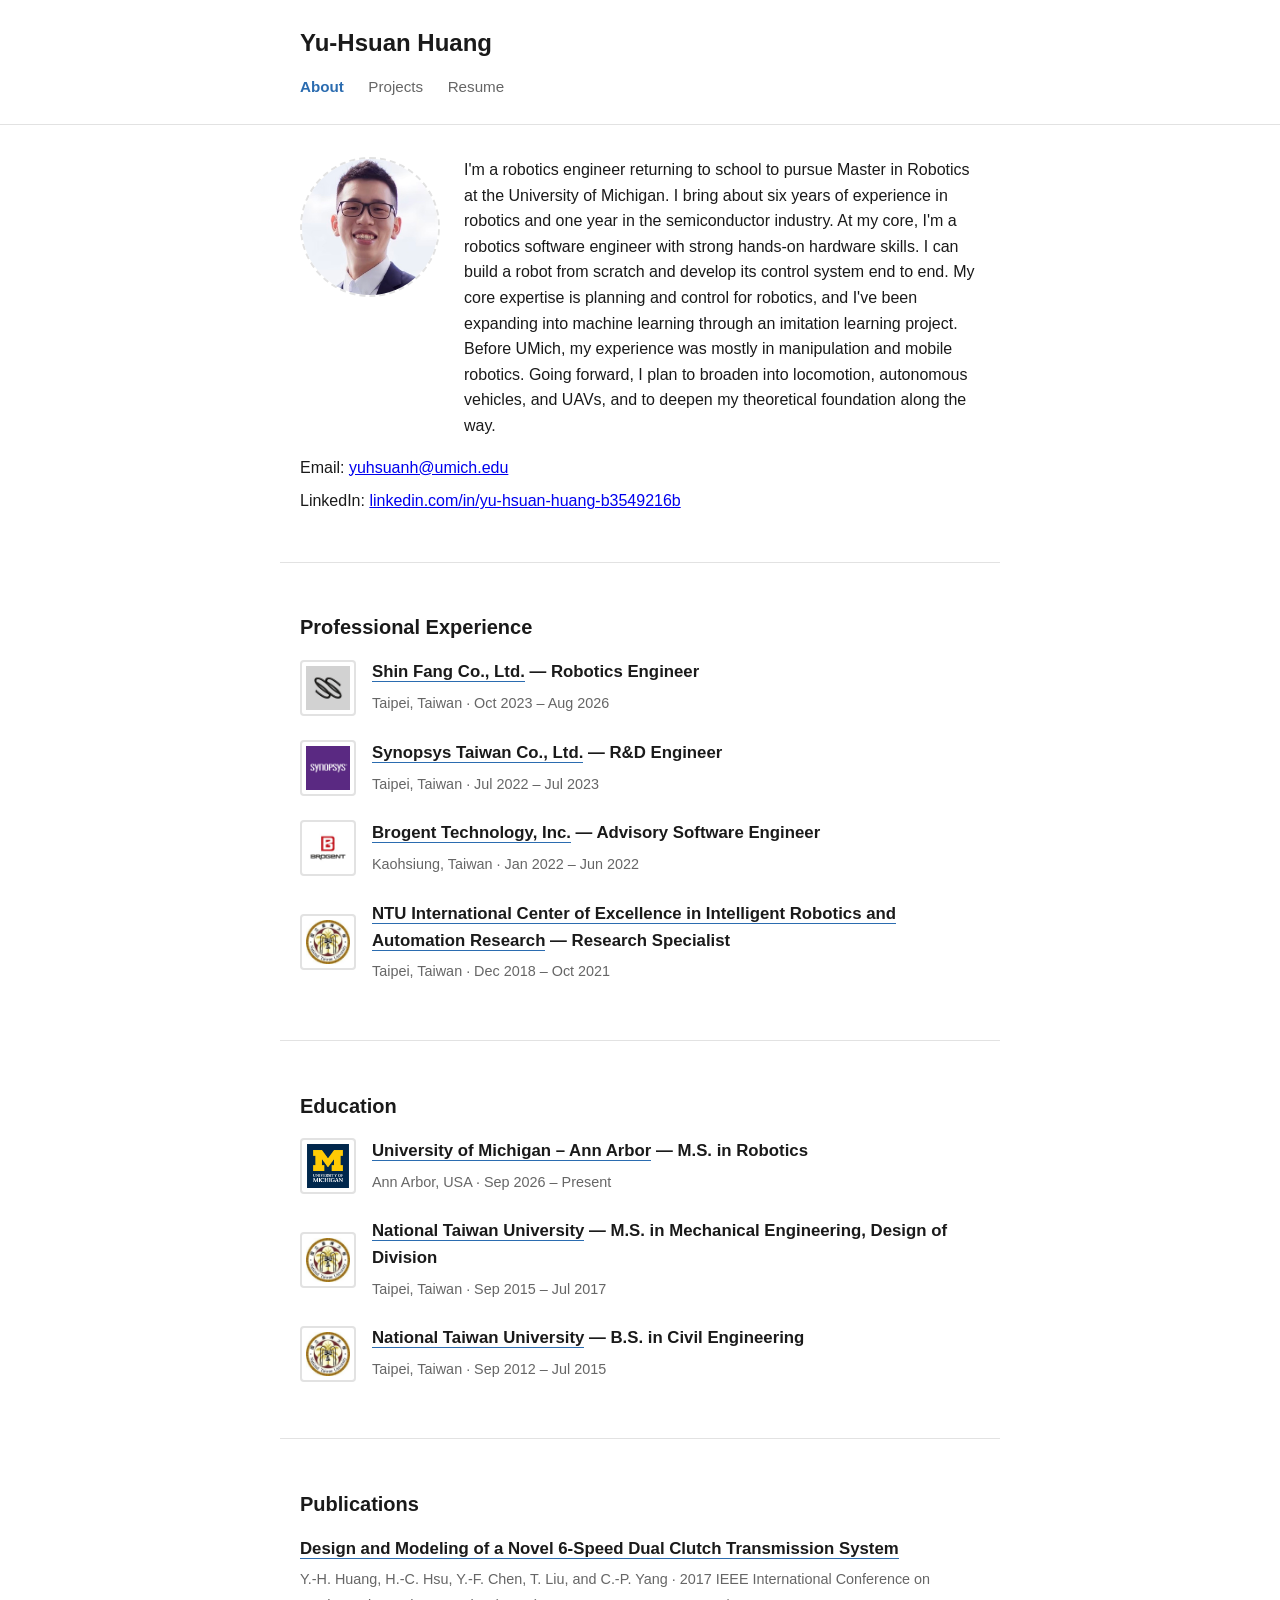
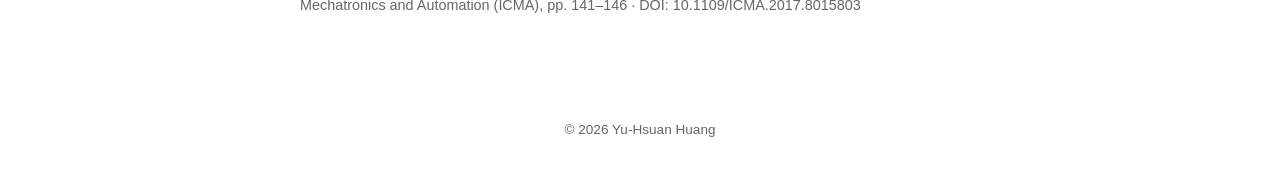
<file: index.html>
<!DOCTYPE html>
<html lang="en">
<head>
<meta charset="UTF-8">
<meta name="viewport" content="width=device-width, initial-scale=1.0">
<title>Yu-Hsuan Huang</title>
<link rel="stylesheet" href="style.css">
</head>
<body>

<header>
  <div class="container">
    <h1>Yu-Hsuan Huang</h1>
    <nav>
      <a href="index.html" class="active">About</a>
      <a href="projects.html">Projects</a>
      <a href="resume.html">Resume</a>
    </nav>
  </div>
</header>

<section class="container">
  <div class="about-layout">
    <img class="photo-placeholder" src="assets/yu-hsuan.jpg" alt="Yu-Hsuan Photo">
    <p>
      I'm a robotics engineer returning to school to pursue Master in Robotics at the University of Michigan. I bring about six years of experience in robotics and one year in the semiconductor industry.
      At my core, I'm a robotics software engineer with strong hands-on hardware skills. I can build a robot from scratch and develop its control system end to end. My core expertise is planning and control for robotics, and I've been expanding into machine learning through an imitation learning project.
      Before UMich, my experience was mostly in manipulation and mobile robotics. Going forward, I plan to broaden into locomotion, autonomous vehicles, and UAVs, and to deepen my theoretical foundation along the way.
    </p>
  </div>
  <ul class="contact-list">
    <li>Email: <a href="mailto:yuhsuanh@umich.edu">yuhsuanh@umich.edu</a></li>
    <li>LinkedIn: <a href="https://linkedin.com/in/yu-hsuan-huang-b3549216b" target="_blank" rel="noopener">linkedin.com/in/yu-hsuan-huang-b3549216b</a></li>
  </ul>
</section>

<section class="container">
  <h2>Professional Experience</h2>

  <div class="entry entry-header">
    <img class="logo-placeholder" src="assets/shennongshi_logo.jpeg" alt="Shin Fang Co., Ltd.">
    <div>
      <h3><a href="https://shennongshi.ai/en/" target="_blank" rel="noopener">Shin Fang Co., Ltd.</a> — Robotics Engineer</h3>
      <span class="meta">Taipei, Taiwan · Oct 2023 – Aug 2026</span>
    </div>
  </div>

  <div class="entry entry-header">
    <img class="logo-placeholder" src="assets/synopsys_logo.jpg" alt="Synopsys">
    <div>
      <h3><a href="https://www.synopsys.com/implementation-and-signoff/physical-verification.html" target="_blank" rel="noopener">Synopsys Taiwan Co., Ltd.</a> — R&amp;D Engineer</h3>
      <span class="meta">Taipei, Taiwan · Jul 2022 – Jul 2023</span>
    </div>
  </div>

  <div class="entry entry-header">
    <img class="logo-placeholder" src="assets/brogent_logo.jpeg" alt="Brogent Technology, Inc.">
    <div>
      <h3><a href="https://www.brogent.com/en/" target="_blank" rel="noopener">Brogent Technology, Inc.</a> — Advisory Software Engineer</h3>
      <span class="meta">Kaohsiung, Taiwan · Jan 2022 – Jun 2022</span>
    </div>
  </div>

  <div class="entry entry-header">
    <img class="logo-placeholder" src="assets/ntu_logo.jpeg" alt="NTU Center of Excellence in Intelligent Robotics and Automation Research">
    <div>
      <h3><a href="https://scholar.google.com/citations?user=0dItyNQAAAAJ&hl=en" target="_blank" rel="noopener">NTU International Center of Excellence in Intelligent Robotics and Automation Research</a> — Research Specialist</h3>
      <span class="meta">Taipei, Taiwan · Dec 2018 – Oct 2021</span>
    </div>
  </div>
</section>

<section class="container">
  <h2>Education</h2>

  <div class="entry entry-header">
    <img class="logo-placeholder" src="assets/U-M_logo.png" alt="University of Michigan">
    <div>
      <h3><a href="https://robotics.umich.edu/" target="_blank" rel="noopener">University of Michigan – Ann Arbor</a> — M.S. in Robotics</h3>
      <span class="meta">Ann Arbor, USA · Sep 2026 – Present</span>
    </div>
  </div>

  <div class="entry entry-header">
    <img class="logo-placeholder" src="assets/ntu_logo.jpeg" alt="National Taiwan University">
    <div>
      <h3><a href="https://www.me.ntu.edu.tw/home.jsp?lang=en" target="_blank" rel="noopener">National Taiwan University</a> — M.S. in Mechanical Engineering, Design of Division</h3>
      <span class="meta">Taipei, Taiwan · Sep 2015 – Jul 2017</span>
    </div>
  </div>

  <div class="entry entry-header">
    <img class="logo-placeholder" src="assets/ntu_logo.jpeg" alt="National Taiwan University">
    <div>
      <h3><a href="https://www.ce.ntu.edu.tw/en/home/" target="_blank" rel="noopener">National Taiwan University</a> — B.S. in Civil Engineering</h3>
      <span class="meta">Taipei, Taiwan · Sep 2012 – Jul 2015</span>
    </div>
  </div>
</section>

<section class="container">
  <h2>Publications</h2>

  <div class="entry">
    <h3><a href="https://ieeexplore.ieee.org/document/8015803" target="_blank" rel="noopener">Design and Modeling of a Novel 6-Speed Dual Clutch Transmission System</a></h3>
    <span class="meta">Y.-H. Huang, H.-C. Hsu, Y.-F. Chen, T. Liu, and C.-P. Yang · 2017 IEEE International Conference on Mechatronics and Automation (ICMA), pp. 141–146 · DOI: 10.1109/ICMA.2017.8015803</span>
  </div>
</section>

<footer class="container">
  <p>&copy; 2026 Yu-Hsuan Huang</p>
</footer>

</body>
</html>
</file>
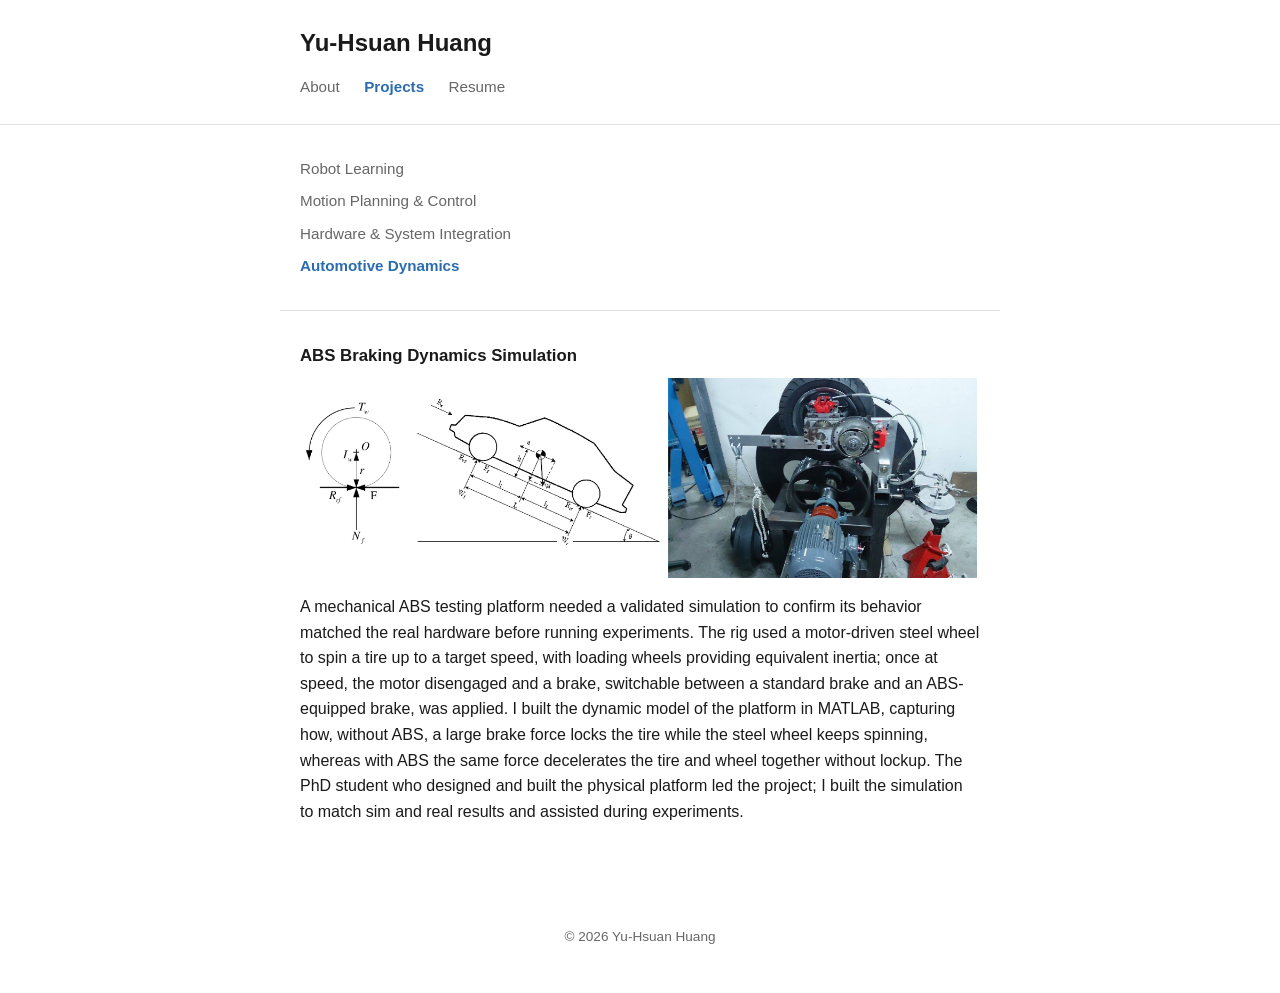
<file: automotive-dynamics.html>
<!DOCTYPE html>
<html lang="en">
<head>
<meta charset="UTF-8">
<meta name="viewport" content="width=device-width, initial-scale=1.0">
<title>Automotive Dynamics — Yu-Hsuan Huang</title>
<link rel="stylesheet" href="style.css">
</head>
<body>

<header>
  <div class="container">
    <h1>Yu-Hsuan Huang</h1>
    <nav>
      <a href="index.html">About</a>
      <a href="projects.html" class="active">Projects</a>
      <a href="resume.html">Resume</a>
    </nav>
  </div>
</header>

<section class="container">
  <nav class="subnav">
    <a href="robot-learning.html">Robot Learning</a>
    <a href="motion-planning.html">Motion Planning & Control</a>
    <a href="hardware-integration.html">Hardware & System Integration</a>
    <a href="automotive-dynamics.html" class="active">Automotive Dynamics</a>
  </nav>
</section>

<section class="container">
  <div class="entry">
    <h3>ABS Braking Dynamics Simulation</h3>
    <img class="media-placeholder" src="assets/automotive_dynamics.png" alt="ABS Braking Dynamics Simulation">
    <p>
      A mechanical ABS testing platform needed a validated simulation to confirm its behavior matched the real hardware before running experiments. The rig used a motor-driven steel wheel to spin a tire up to a target speed, with loading wheels providing equivalent inertia; once at speed, the motor disengaged and a brake, switchable between a standard brake and an ABS-equipped brake, was applied. I built the dynamic model of the platform in MATLAB, capturing how, without ABS, a large brake force locks the tire while the steel wheel keeps spinning, whereas with ABS the same force decelerates the tire and wheel together without lockup. The PhD student who designed and built the physical platform led the project; I built the simulation to match sim and real results and assisted during experiments.
    </p>
  </div>
</section>

<footer class="container">
  <p>&copy; 2026 Yu-Hsuan Huang</p>
</footer>

</body>
</html>
</file>
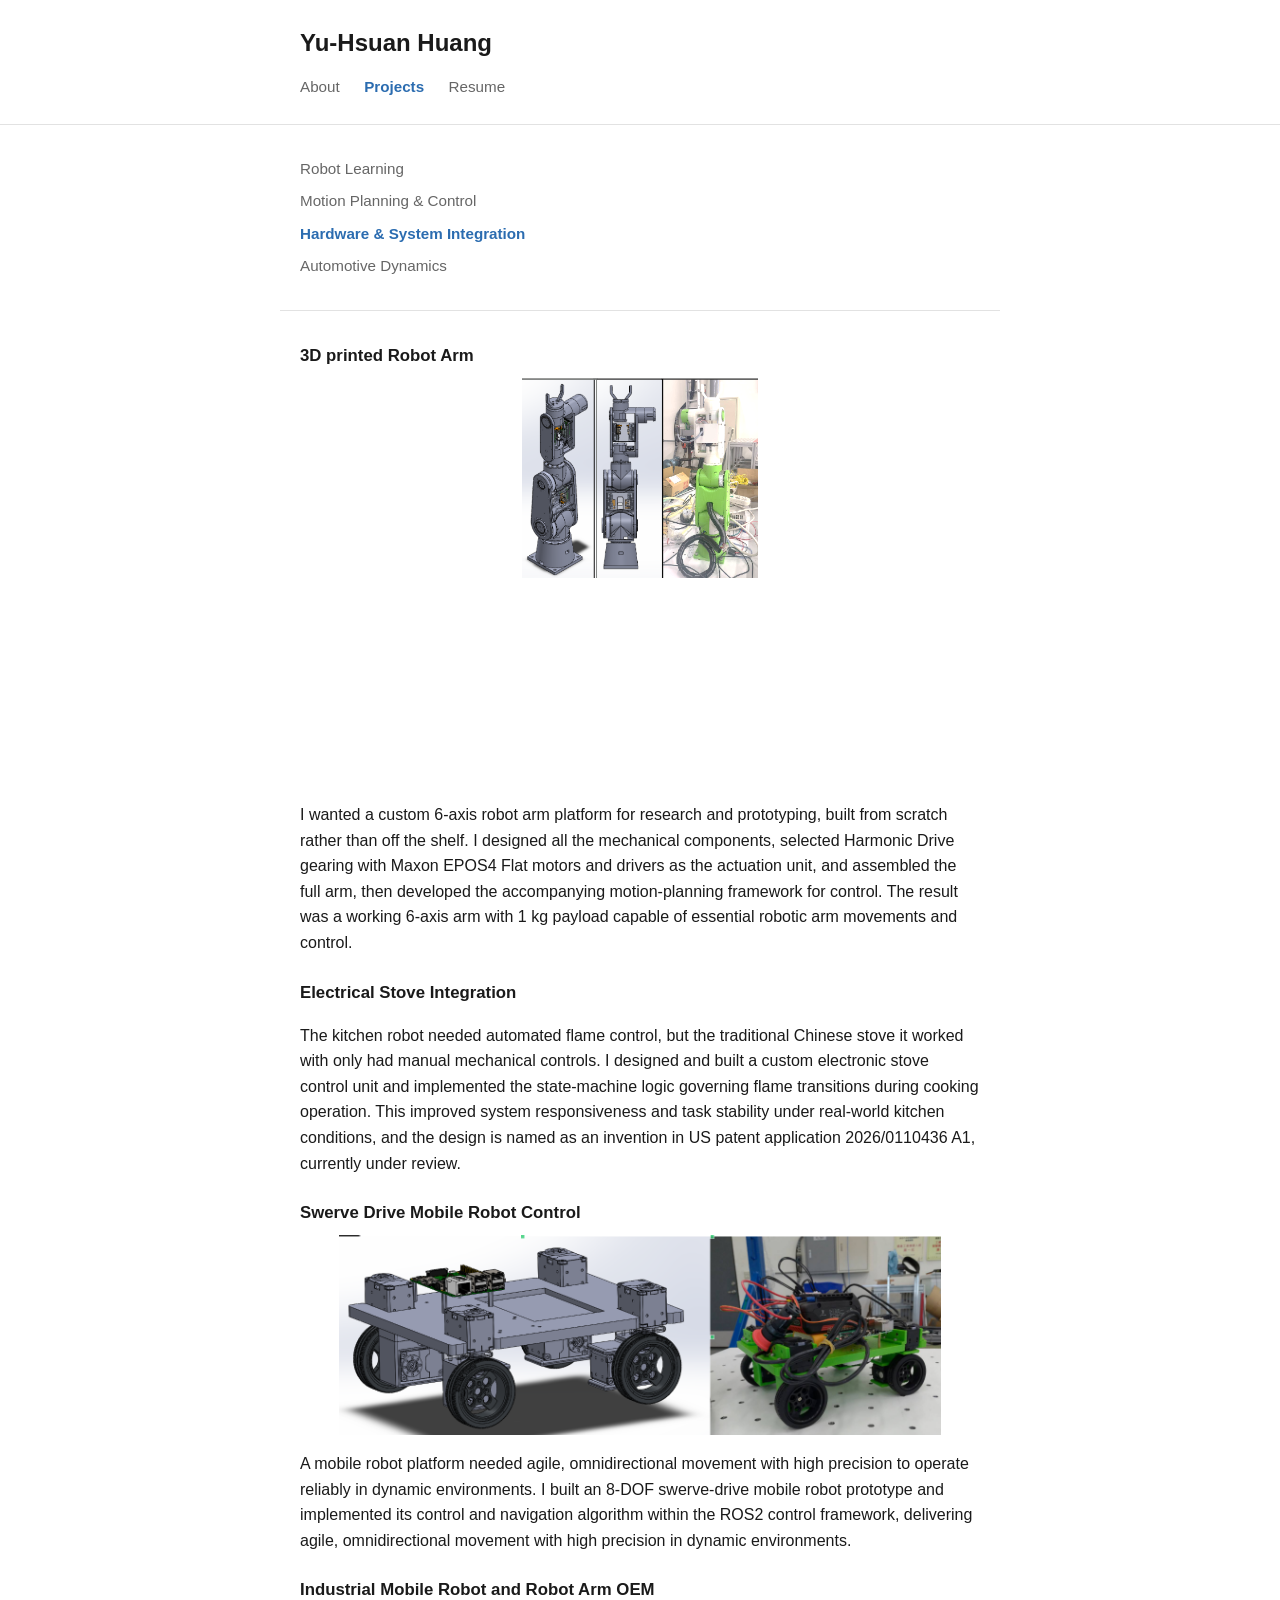
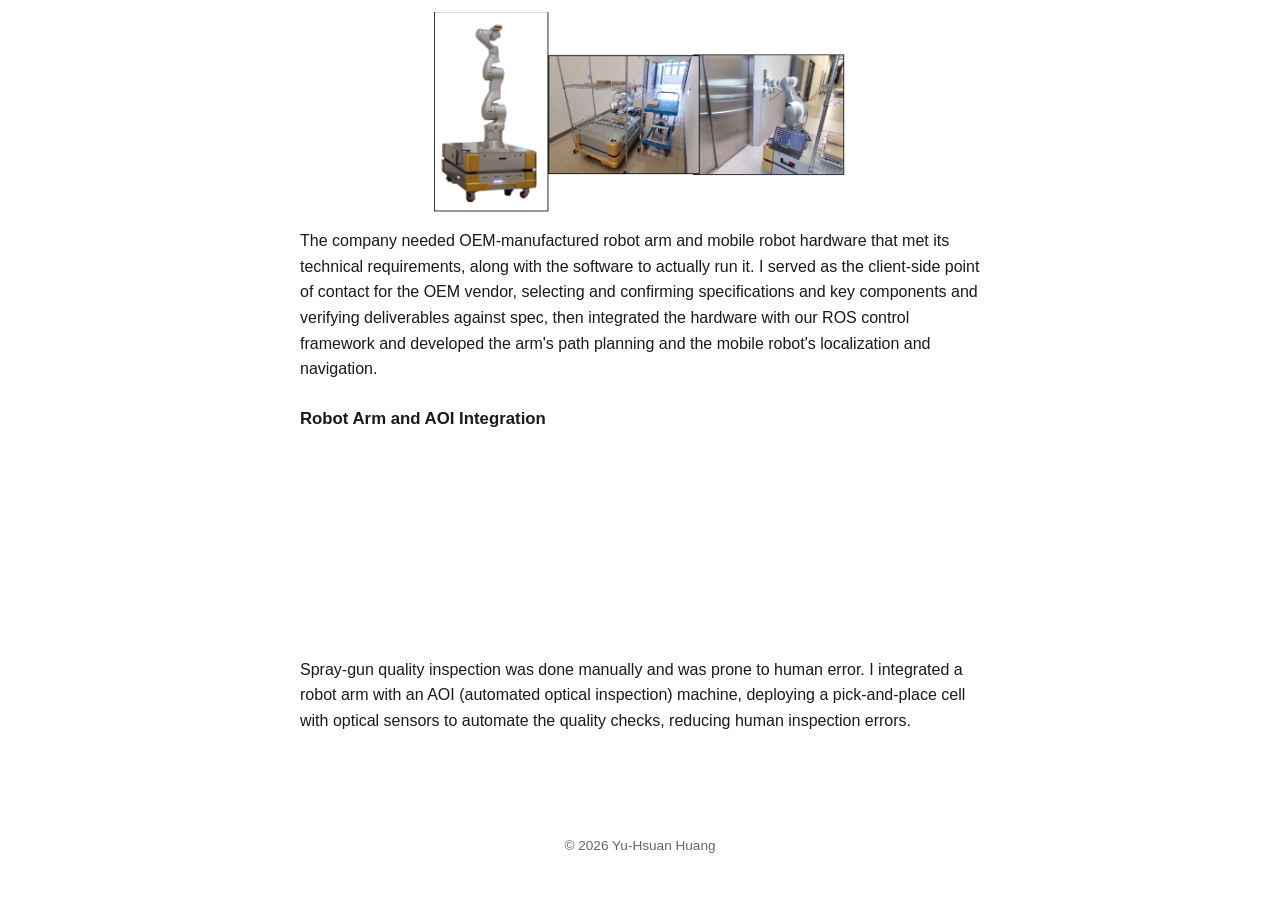
<file: hardware-integration.html>
<!DOCTYPE html>
<html lang="en">
<head>
<meta charset="UTF-8">
<meta name="viewport" content="width=device-width, initial-scale=1.0">
<title>Hardware & System Integration — Yu-Hsuan Huang</title>
<link rel="stylesheet" href="style.css">
</head>
<body>

<header>
  <div class="container">
    <h1>Yu-Hsuan Huang</h1>
    <nav>
      <a href="index.html">About</a>
      <a href="projects.html" class="active">Projects</a>
      <a href="resume.html">Resume</a>
    </nav>
  </div>
</header>

<section class="container">
  <nav class="subnav">
    <a href="robot-learning.html">Robot Learning</a>
    <a href="motion-planning.html">Motion Planning & Control</a>
    <a href="hardware-integration.html" class="active">Hardware & System Integration</a>
    <a href="automotive-dynamics.html">Automotive Dynamics</a>
  </nav>
</section>

<section class="container">
  <div class="entry">
    <h3>3D printed Robot Arm</h3>
    <img class="media-placeholder" src="assets/3dp_arm.png" style="object-fit: contain;">
    <iframe class="media-placeholder" src="https://www.youtube.com/embed/6-0QxQJS-tU" title="3D printed Robot Arm" allowfullscreen></iframe>
    <p>
      I wanted a custom 6-axis robot arm platform for research and prototyping, built from scratch rather than off the shelf. I designed all the mechanical components, selected Harmonic Drive gearing with Maxon EPOS4 Flat motors and drivers as the actuation unit, and assembled the full arm, then developed the accompanying motion-planning framework for control. The result was a working 6-axis arm with 1 kg payload capable of essential robotic arm movements and control.
    </p>
  </div>
  <div class="entry">
    <h3>Electrical Stove Integration</h3>
    <p>
      The kitchen robot needed automated flame control, but the traditional Chinese stove it worked with only had manual mechanical controls. I designed and built a custom electronic stove control unit and implemented the state-machine logic governing flame transitions during cooking operation. This improved system responsiveness and task stability under real-world kitchen conditions, and the design is named as an invention in US patent application 2026/0110436 A1, currently under review.
    </p>
  </div>
  <div class="entry">
    <h3>Swerve Drive Mobile Robot Control</h3>
    <img class="media-placeholder" src="assets/swerve_drive.png" style="object-fit: contain;">
    <p>
      A mobile robot platform needed agile, omnidirectional movement with high precision to operate reliably in dynamic environments. I built an 8-DOF swerve-drive mobile robot prototype and implemented its control and navigation algorithm within the ROS2 control framework, delivering agile, omnidirectional movement with high precision in dynamic environments.
    </p>
  </div>
  <div class="entry">
    <h3>Industrial Mobile Robot and Robot Arm OEM</h3>
    <img class="media-placeholder" src="assets/amir.png" style="object-fit: contain;">
    <p>
      The company needed OEM-manufactured robot arm and mobile robot hardware that met its technical requirements, along with the software to actually run it. I served as the client-side point of contact for the OEM vendor, selecting and confirming specifications and key components and verifying deliverables against spec, then integrated the hardware with our ROS control framework and developed the arm's path planning and the mobile robot's localization and navigation.
    </p>
  </div>
  <div class="entry">
    <h3>Robot Arm and AOI Integration</h3>
    <iframe class="media-placeholder" src="https://www.youtube.com/embed/qFwv5ijmdsM" title="Robot Arm and AOI Integration" allowfullscreen></iframe>
    <p>
      Spray-gun quality inspection was done manually and was prone to human error. I integrated a robot arm with an AOI (automated optical inspection) machine, deploying a pick-and-place cell with optical sensors to automate the quality checks, reducing human inspection errors.
    </p>
  </div>
</section>

<footer class="container">
  <p>&copy; 2026 Yu-Hsuan Huang</p>
</footer>

</body>
</html>
</file>
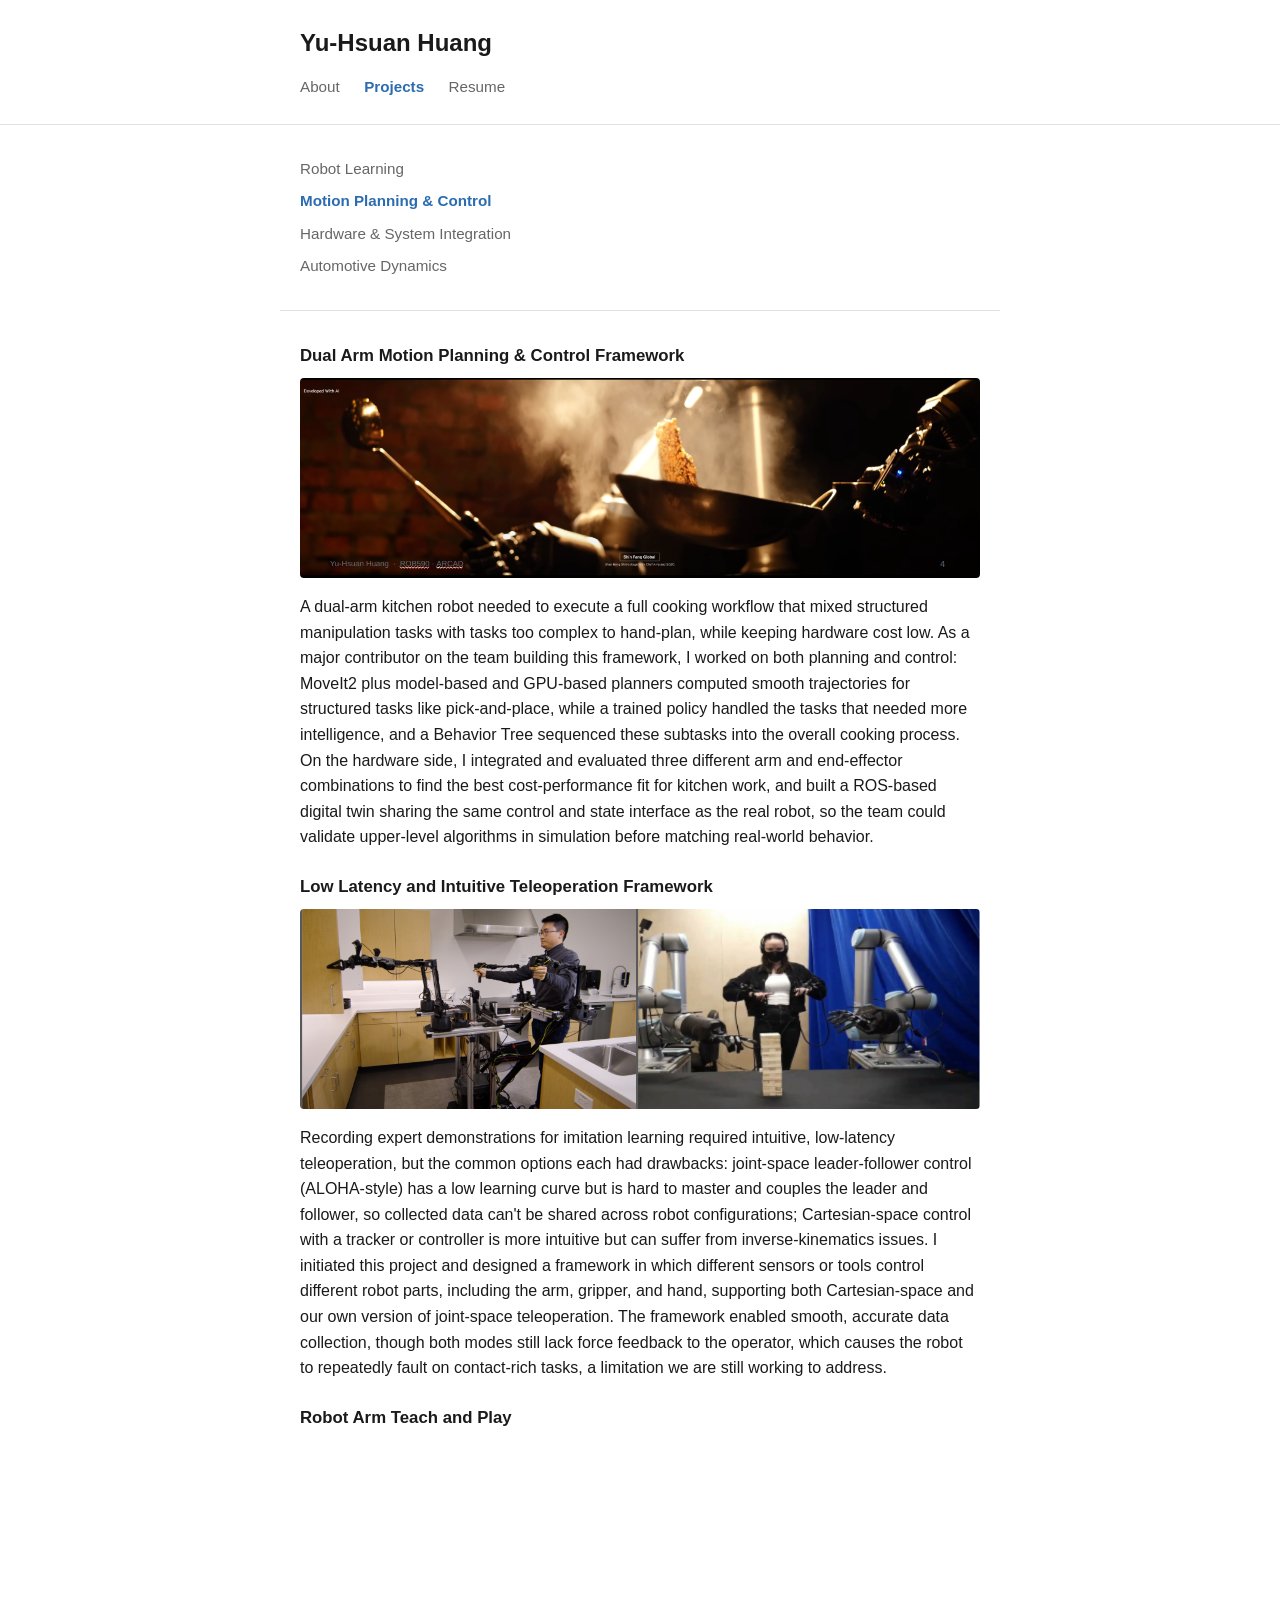
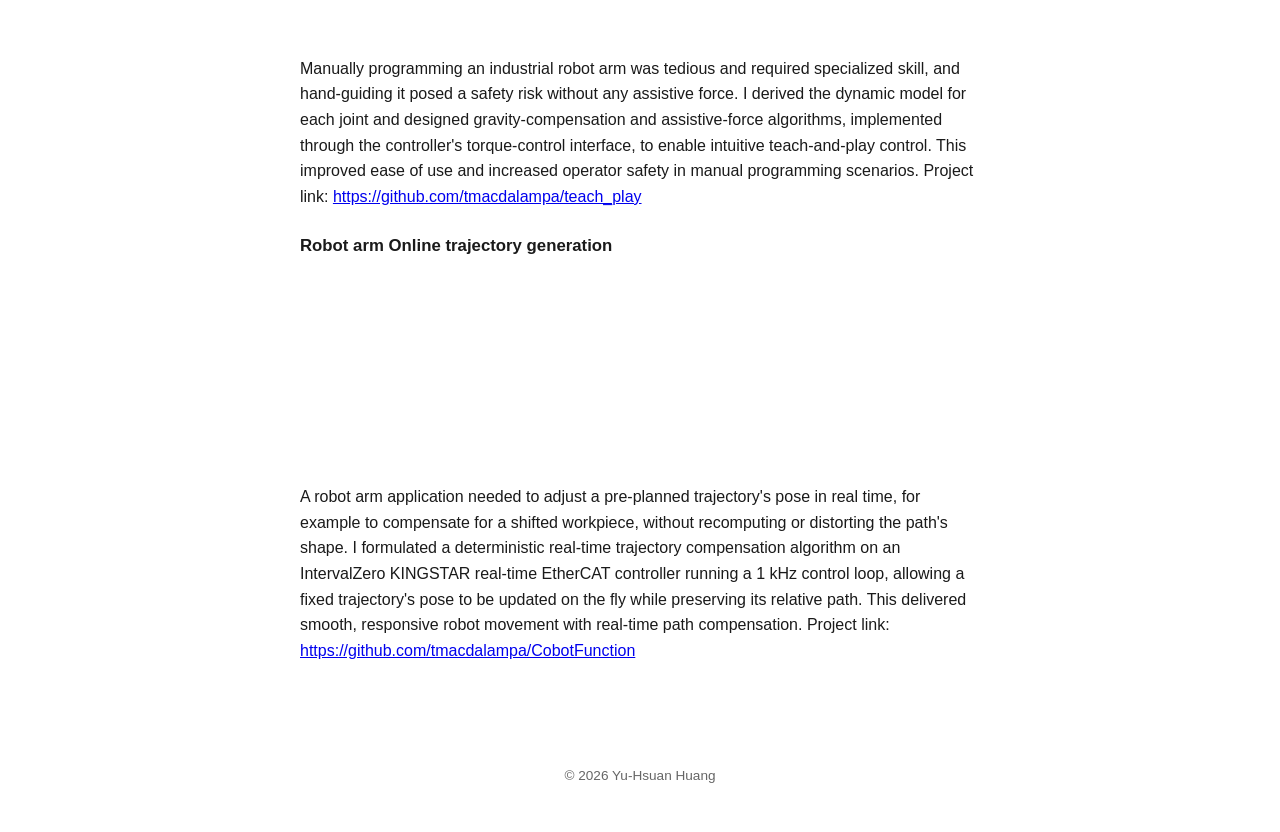
<file: motion-planning.html>
<!DOCTYPE html>
<html lang="en">
<head>
<meta charset="UTF-8">
<meta name="viewport" content="width=device-width, initial-scale=1.0">
<title>Motion Planning & Control — Yu-Hsuan Huang</title>
<link rel="stylesheet" href="style.css">
</head>
<body>

<header>
  <div class="container">
    <h1>Yu-Hsuan Huang</h1>
    <nav>
      <a href="index.html">About</a>
      <a href="projects.html" class="active">Projects</a>
      <a href="resume.html">Resume</a>
    </nav>
  </div>
</header>

<section class="container">
  <nav class="subnav">
    <a href="robot-learning.html">Robot Learning</a>
    <a href="motion-planning.html" class="active">Motion Planning & Control</a>
    <a href="hardware-integration.html">Hardware & System Integration</a>
    <a href="automotive-dynamics.html">Automotive Dynamics</a>
  </nav>
</section>

<section class="container">
  <div class="entry">
    <h3>Dual Arm Motion Planning & Control Framework</h3>
    <img class="media-placeholder" src="assets/dual_arm.png" alt="Dual Arm Motion Planning & Control Framework">
    <p>
      A dual-arm kitchen robot needed to execute a full cooking workflow that mixed structured manipulation tasks with tasks too complex to hand-plan, while keeping hardware cost low. As a major contributor on the team building this framework, I worked on both planning and control: MoveIt2 plus model-based and GPU-based planners computed smooth trajectories for structured tasks like pick-and-place, while a trained policy handled the tasks that needed more intelligence, and a Behavior Tree sequenced these subtasks into the overall cooking process. On the hardware side, I integrated and evaluated three different arm and end-effector combinations to find the best cost-performance fit for kitchen work, and built a ROS-based digital twin sharing the same control and state interface as the real robot, so the team could validate upper-level algorithms in simulation before matching real-world behavior.
    </p>
  </div>
  <div class="entry">
    <h3>Low Latency and Intuitive Teleoperation Framework</h3>
    <img class="media-placeholder" src="assets/teleop.png">
    <p>
      Recording expert demonstrations for imitation learning required intuitive, low-latency teleoperation, but the common options each had drawbacks: joint-space leader-follower control (ALOHA-style) has a low learning curve but is hard to master and couples the leader and follower, so collected data can't be shared across robot configurations; Cartesian-space control with a tracker or controller is more intuitive but can suffer from inverse-kinematics issues. I initiated this project and designed a framework in which different sensors or tools control different robot parts, including the arm, gripper, and hand, supporting both Cartesian-space and our own version of joint-space teleoperation. The framework enabled smooth, accurate data collection, though both modes still lack force feedback to the operator, which causes the robot to repeatedly fault on contact-rich tasks, a limitation we are still working to address.
    </p>
  </div>
  <div class="entry">
    <h3>Robot Arm Teach and Play</h3>
    <iframe class="media-placeholder" src="https://www.youtube.com/embed/mOfitQGmQHE" title="Robot Arm Teach and Play" allowfullscreen></iframe>
    <p>
      Manually programming an industrial robot arm was tedious and required specialized skill, and hand-guiding it posed a safety risk without any assistive force. I derived the dynamic model for each joint and designed gravity-compensation and assistive-force algorithms, implemented through the controller's torque-control interface, to enable intuitive teach-and-play control. This improved ease of use and increased operator safety in manual programming scenarios. Project link: <a href="https://github.com/tmacdalampa/teach_play" target="_blank" rel="noopener">https://github.com/tmacdalampa/teach_play</a>
    </p>
  </div>
  <div class="entry">
    <h3>Robot arm Online trajectory generation</h3>
    <iframe class="media-placeholder" src="https://www.youtube.com/embed/5JqHRE2ytc0" title="Robot Arm Online Trajectory Compensation" allowfullscreen></iframe>
    <p>
      A robot arm application needed to adjust a pre-planned trajectory's pose in real time, for example to compensate for a shifted workpiece, without recomputing or distorting the path's shape. I formulated a deterministic real-time trajectory compensation algorithm on an IntervalZero KINGSTAR real-time EtherCAT controller running a 1 kHz control loop, allowing a fixed trajectory's pose to be updated on the fly while preserving its relative path. This delivered smooth, responsive robot movement with real-time path compensation. Project link: <a href="https://github.com/tmacdalampa/CobotFunction" target="_blank" rel="noopener">https://github.com/tmacdalampa/CobotFunction</a>
    </p>
  </div>
</section>

<footer class="container">
  <p>&copy; 2026 Yu-Hsuan Huang</p>
</footer>

</body>
</html>
</file>
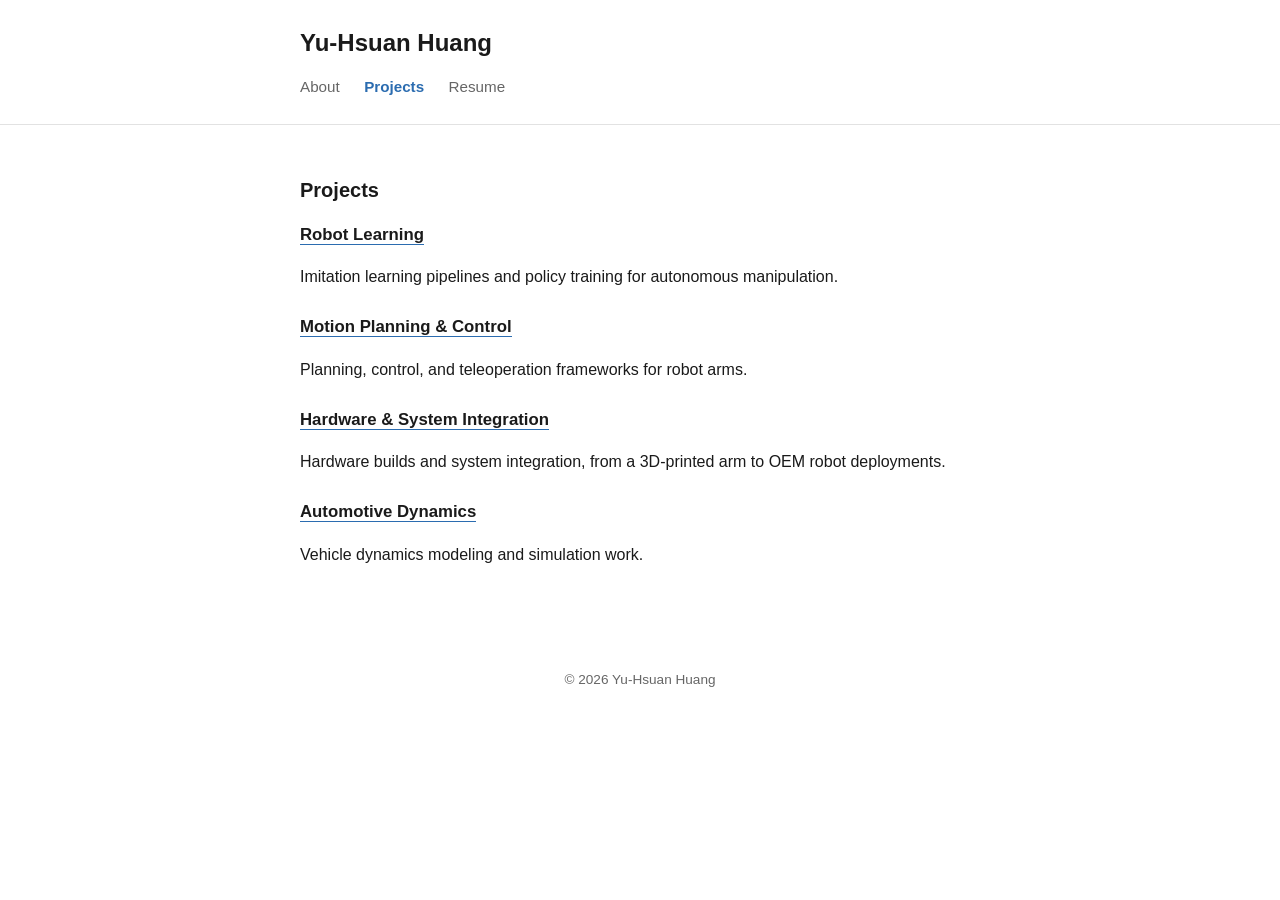
<file: projects.html>
<!DOCTYPE html>
<html lang="en">
<head>
<meta charset="UTF-8">
<meta name="viewport" content="width=device-width, initial-scale=1.0">
<title>Projects — Yu-Hsuan Huang</title>
<link rel="stylesheet" href="style.css">
</head>
<body>

<header>
  <div class="container">
    <h1>Yu-Hsuan Huang</h1>
    <nav>
      <a href="index.html">About</a>
      <a href="projects.html" class="active">Projects</a>
      <a href="resume.html">Resume</a>
    </nav>
  </div>
</header>

<section class="container">
  <h2>Projects</h2>

  <div class="entry">
    <h3><a href="robot-learning.html">Robot Learning</a></h3>
    <p>Imitation learning pipelines and policy training for autonomous manipulation.</p>
  </div>

  <div class="entry">
    <h3><a href="motion-planning.html">Motion Planning & Control</a></h3>
    <p>Planning, control, and teleoperation frameworks for robot arms.</p>
  </div>

  <div class="entry">
    <h3><a href="hardware-integration.html">Hardware & System Integration</a></h3>
    <p>Hardware builds and system integration, from a 3D-printed arm to OEM robot deployments.</p>
  </div>

  <div class="entry">
    <h3><a href="automotive-dynamics.html">Automotive Dynamics</a></h3>
    <p>Vehicle dynamics modeling and simulation work.</p>
  </div>
</section>

<footer class="container">
  <p>&copy; 2026 Yu-Hsuan Huang</p>
</footer>

</body>
</html>
</file>
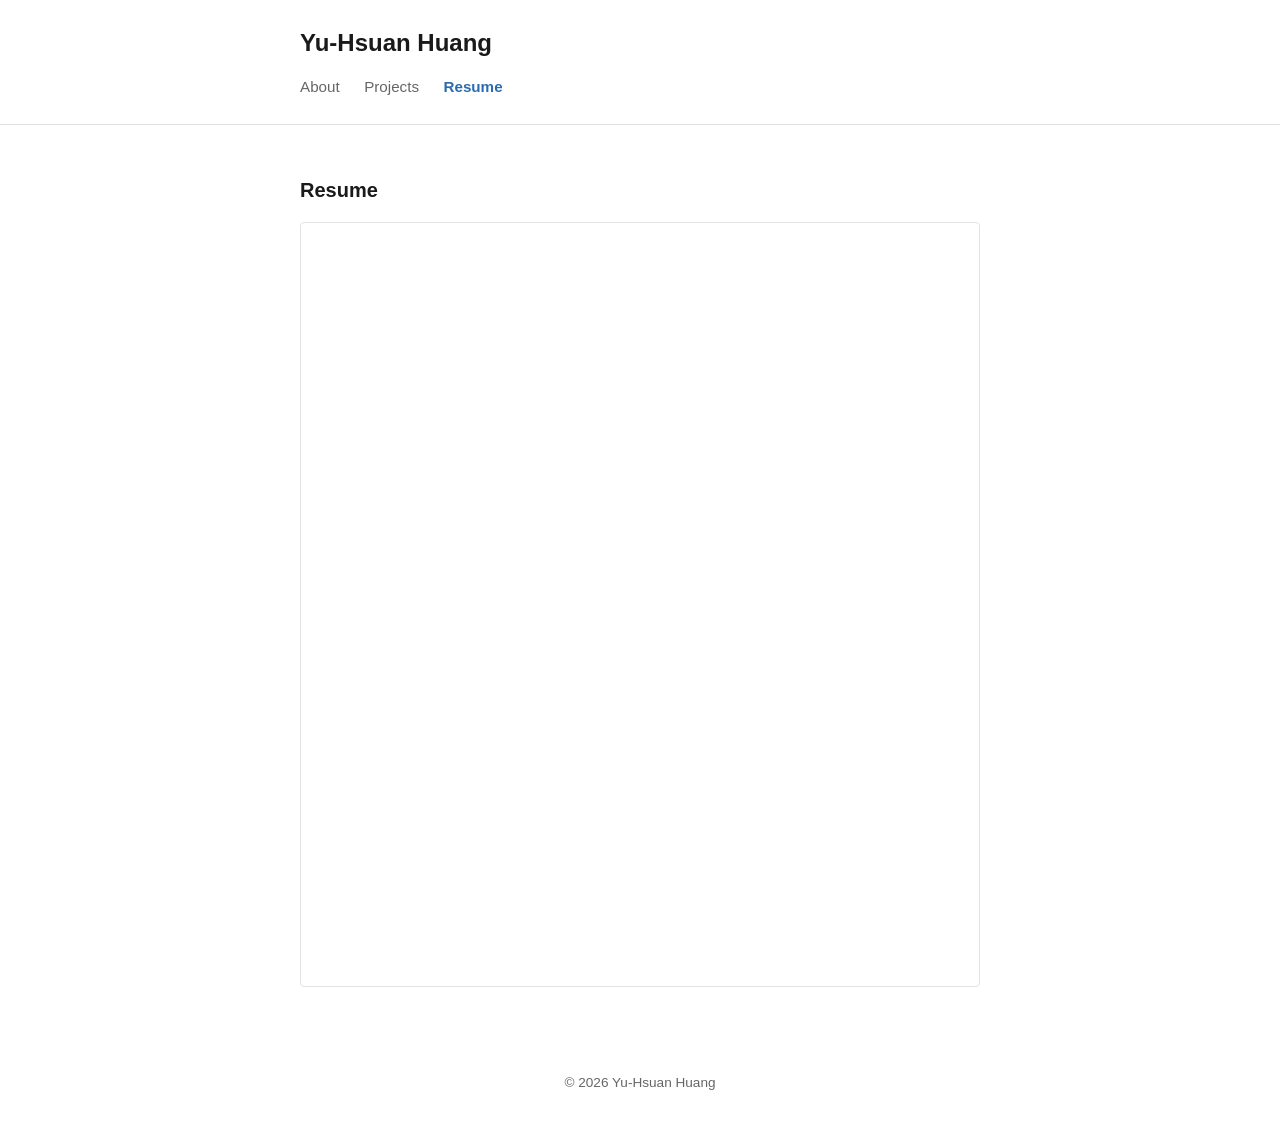
<file: resume.html>
<!DOCTYPE html>
<html lang="en">
<head>
<meta charset="UTF-8">
<meta name="viewport" content="width=device-width, initial-scale=1.0">
<title>Resume — Yu-Hsuan Huang</title>
<link rel="stylesheet" href="style.css">
</head>
<body>

<header>
  <div class="container">
    <h1>Yu-Hsuan Huang</h1>
    <nav>
      <a href="index.html">About</a>
      <a href="projects.html">Projects</a>
      <a href="resume.html" class="active">Resume</a>
    </nav>
  </div>
</header>

<section class="container">
  <h2>Resume</h2>
  <iframe class="resume-embed" src="resume-mp.pdf" title="Resume PDF">
    <p>Your browser can't display PDFs inline. <a href="resume-mp.pdf">Download the resume</a> instead.</p>
  </iframe>
</section>

<footer class="container">
  <p>&copy; 2026 Yu-Hsuan Huang</p>
</footer>

</body>
</html>
</file>
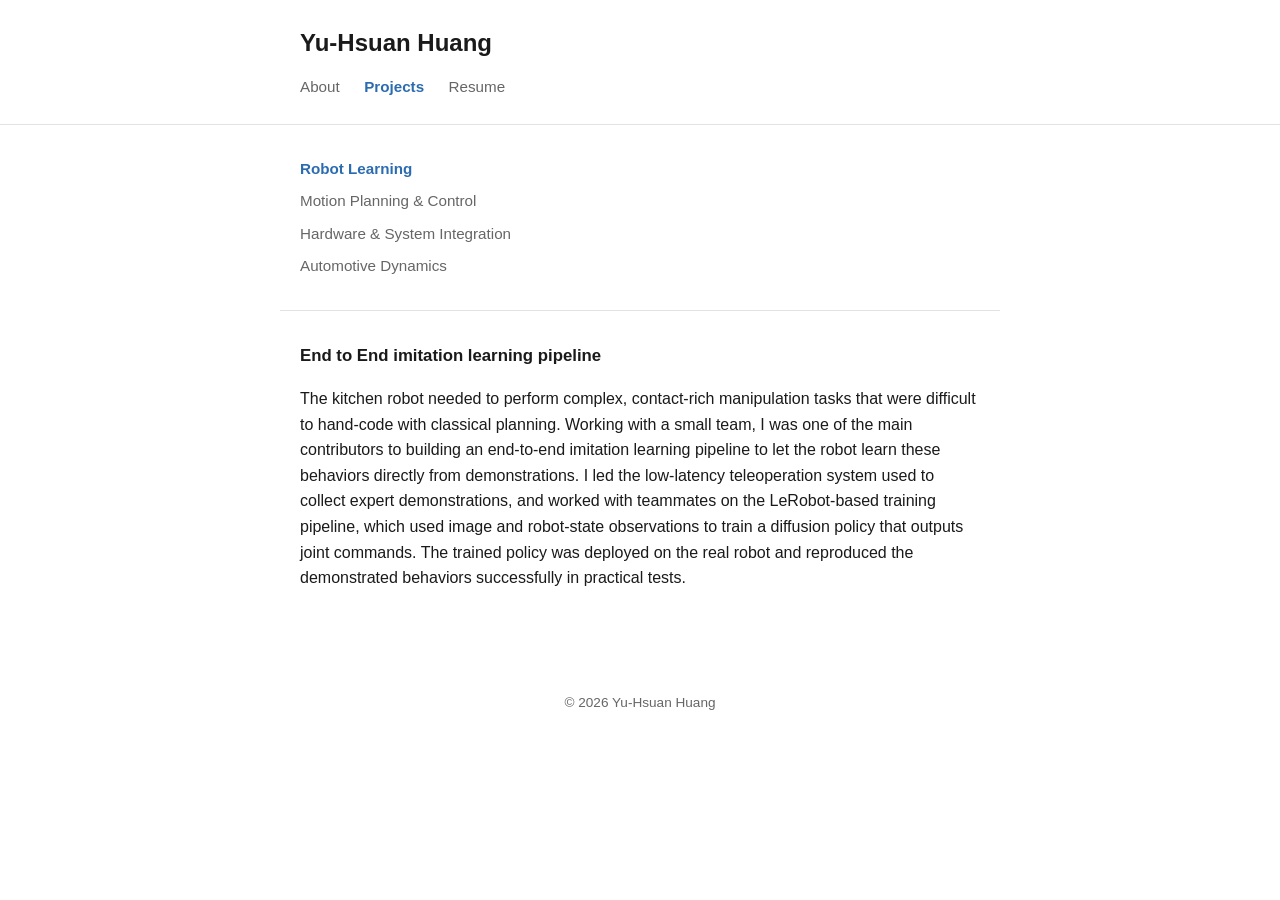
<file: robot-learning.html>
<!DOCTYPE html>
<html lang="en">
<head>
<meta charset="UTF-8">
<meta name="viewport" content="width=device-width, initial-scale=1.0">
<title>Robot Learning — Yu-Hsuan Huang</title>
<link rel="stylesheet" href="style.css">
</head>
<body>

<header>
  <div class="container">
    <h1>Yu-Hsuan Huang</h1>
    <nav>
      <a href="index.html">About</a>
      <a href="projects.html" class="active">Projects</a>
      <a href="resume.html">Resume</a>
    </nav>
  </div>
</header>

<section class="container">
  <nav class="subnav">
    <a href="robot-learning.html" class="active">Robot Learning</a>
    <a href="motion-planning.html">Motion Planning & Control</a>
    <a href="hardware-integration.html">Hardware & System Integration</a>
    <a href="automotive-dynamics.html">Automotive Dynamics</a>
  </nav>
</section>

<section class="container">
  <div class="entry">
    <h3>End to End imitation learning pipeline</h3>
    <p>
      The kitchen robot needed to perform complex, contact-rich manipulation tasks that were difficult to hand-code with classical planning. Working with a small team, I was one of the main contributors to building an end-to-end imitation learning pipeline to let the robot learn these behaviors directly from demonstrations. I led the low-latency teleoperation system used to collect expert demonstrations, and worked with teammates on the LeRobot-based training pipeline, which used image and robot-state observations to train a diffusion policy that outputs joint commands. The trained policy was deployed on the real robot and reproduced the demonstrated behaviors successfully in practical tests.
    </p>
  </div>
</section>

<footer class="container">
  <p>&copy; 2026 Yu-Hsuan Huang</p>
</footer>

</body>
</html>
</file>
<file: style.css>
:root {
  --text: #1a1a1a;
  --muted: #666;
  --accent: #2b6cb0;
  --border: #e2e2e2;
  --bg: #ffffff;
}

* { box-sizing: border-box; }

body {
  margin: 0;
  font-family: -apple-system, BlinkMacSystemFont, "Segoe UI", Roboto, Helvetica, Arial, sans-serif;
  color: var(--text);
  background: var(--bg);
  line-height: 1.6;
}

.container {
  max-width: 720px;
  margin: 0 auto;
  padding: 2rem 1.25rem;
}

header {
  border-bottom: 1px solid var(--border);
}

header .container {
  padding: 1.5rem 1.25rem;
}

header h1 {
  margin: 0 0 0.75rem 0;
  font-size: 1.5rem;
}

nav a {
  margin-right: 1.25rem;
  color: var(--muted);
  text-decoration: none;
  font-size: 0.95rem;
}

nav a:hover {
  color: var(--accent);
}

nav a.active {
  color: var(--accent);
  font-weight: 600;
}

.subnav {
  display: flex;
  flex-direction: column;
  gap: 0.5rem;
}

section {
  border-bottom: 1px solid var(--border);
}

section:last-of-type {
  border-bottom: none;
}

h2 {
  font-size: 1.25rem;
  margin-bottom: 1rem;
}

.entry {
  margin-bottom: 1.5rem;
}

.entry h3 {
  margin: 0 0 0.25rem 0;
  font-size: 1.05rem;
}

.entry h3 a {
  color: var(--text);
  text-decoration: none;
  border-bottom: 1px solid var(--accent);
}

.entry h3 a:hover {
  color: var(--accent);
}

.about-layout {
  display: flex;
  align-items: flex-start;
  gap: 1.5rem;
}

.about-layout p {
  margin: 0;
  flex: 1;
}

.photo-placeholder {
  flex-shrink: 0;
  width: 140px;
  height: 140px;
  display: flex;
  align-items: center;
  justify-content: center;
  border: 2px dashed var(--border);
  border-radius: 50%;
  color: var(--muted);
  font-size: 0.9rem;
  object-fit: cover;
}

.entry-header {
  display: flex;
  align-items: center;
  gap: 1rem;
}

.logo-placeholder {
  flex-shrink: 0;
  width: 56px;
  height: 56px;
  display: flex;
  align-items: center;
  justify-content: center;
  border: 2px dashed var(--border);
  border-radius: 4px;
  color: var(--muted);
  font-size: 0.75rem;
}

img.logo-placeholder {
  border-style: solid;
  object-fit: contain;
  padding: 4px;
}

@media (max-width: 480px) {
  .about-layout {
    flex-direction: column;
  }
}

.meta {
  color: var(--muted);
  font-size: 0.9rem;
}

.entry ul {
  margin: 0.5rem 0 0 0;
  padding-left: 1.25rem;
}

.placeholder {
  color: var(--muted);
  font-style: italic;
}

.media-placeholder {
  display: flex;
  align-items: center;
  justify-content: center;
  height: 200px;
  margin: 0.5rem 0;
  border: 2px dashed var(--border);
  border-radius: 4px;
  color: var(--muted);
  font-size: 0.9rem;
}

img.media-placeholder,
iframe.media-placeholder {
  width: 100%;
  border: none;
  object-fit: cover;
}

.resume-embed {
  width: 100%;
  height: 85vh;
  border: 1px solid var(--border);
  border-radius: 4px;
}

.button {
  display: inline-block;
  padding: 0.6rem 1.1rem;
  background: var(--accent);
  color: #fff;
  text-decoration: none;
  border-radius: 4px;
}

.contact-list {
  list-style: none;
  padding: 0;
}

.contact-list li {
  margin-bottom: 0.5rem;
}

footer {
  text-align: center;
  color: var(--muted);
  font-size: 0.85rem;
}

@media (max-width: 480px) {
  nav a {
    margin-right: 0.75rem;
    font-size: 0.85rem;
  }
}
</file>
